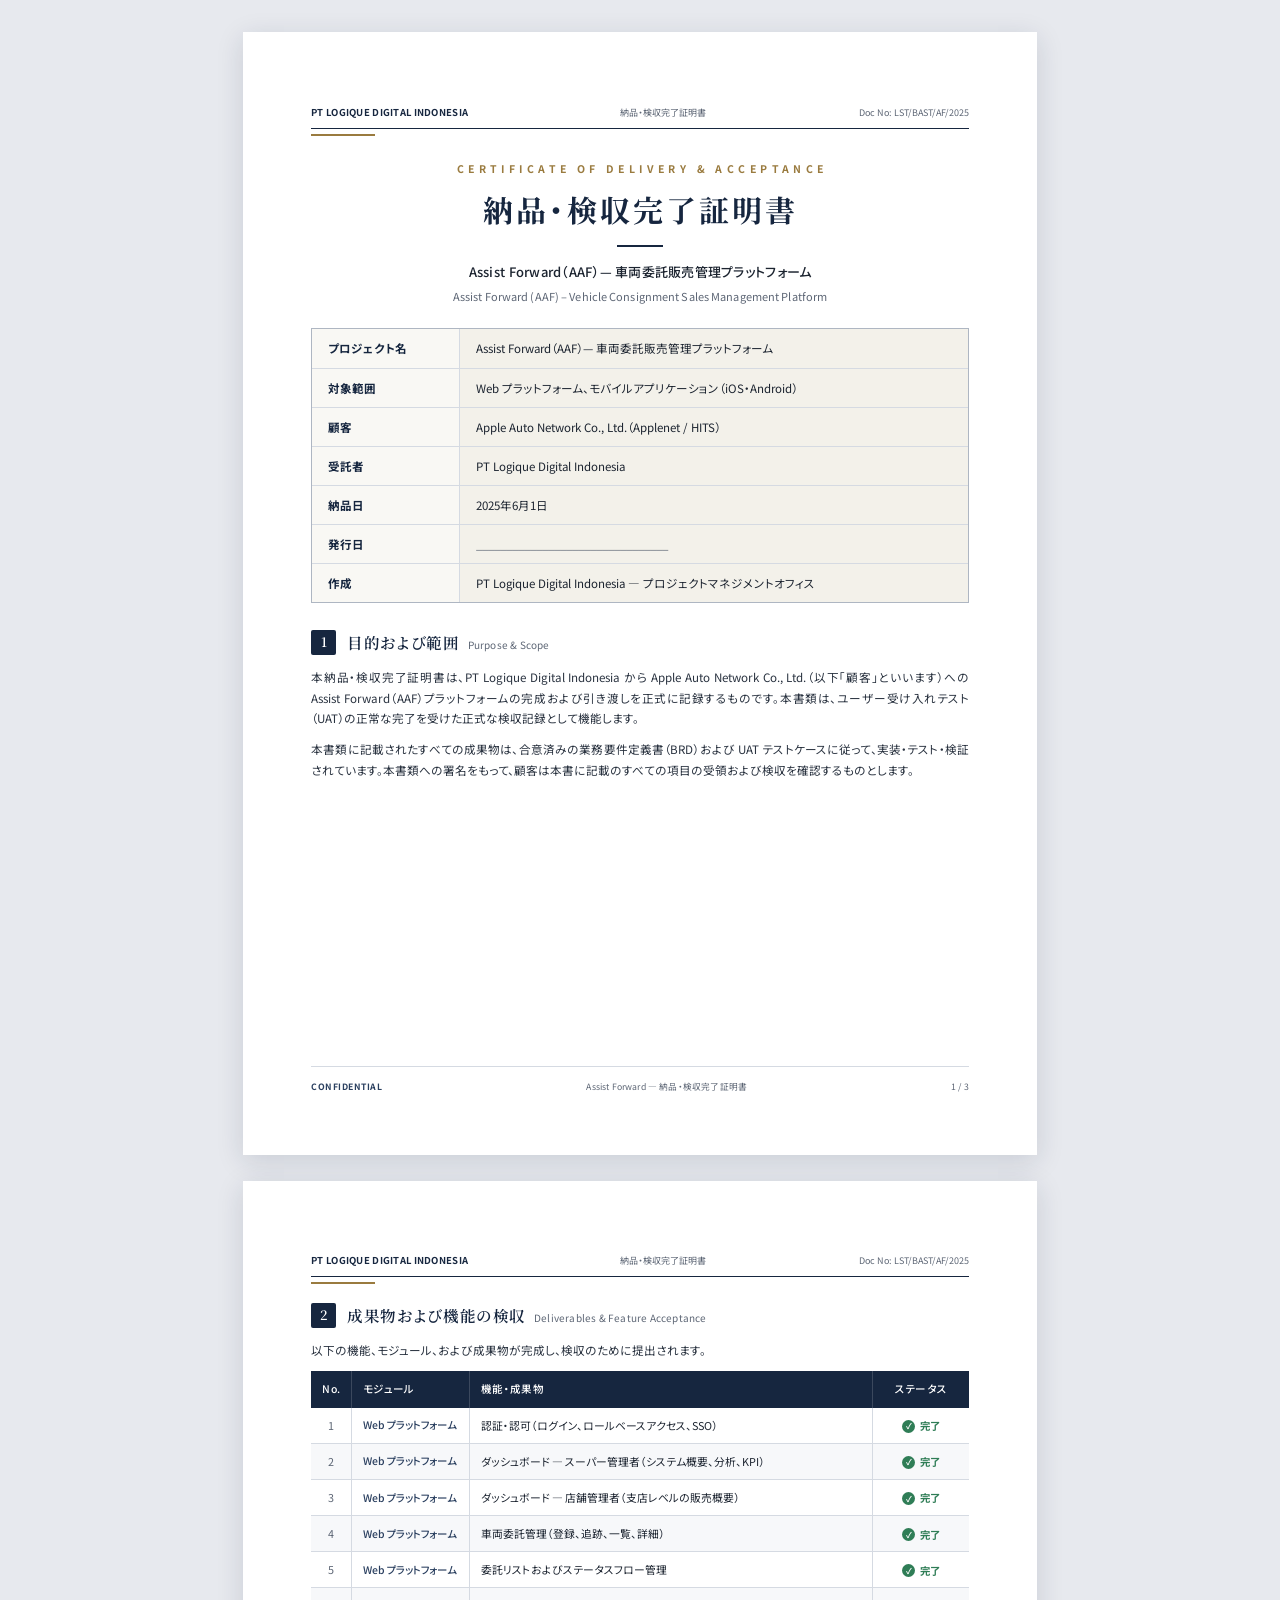
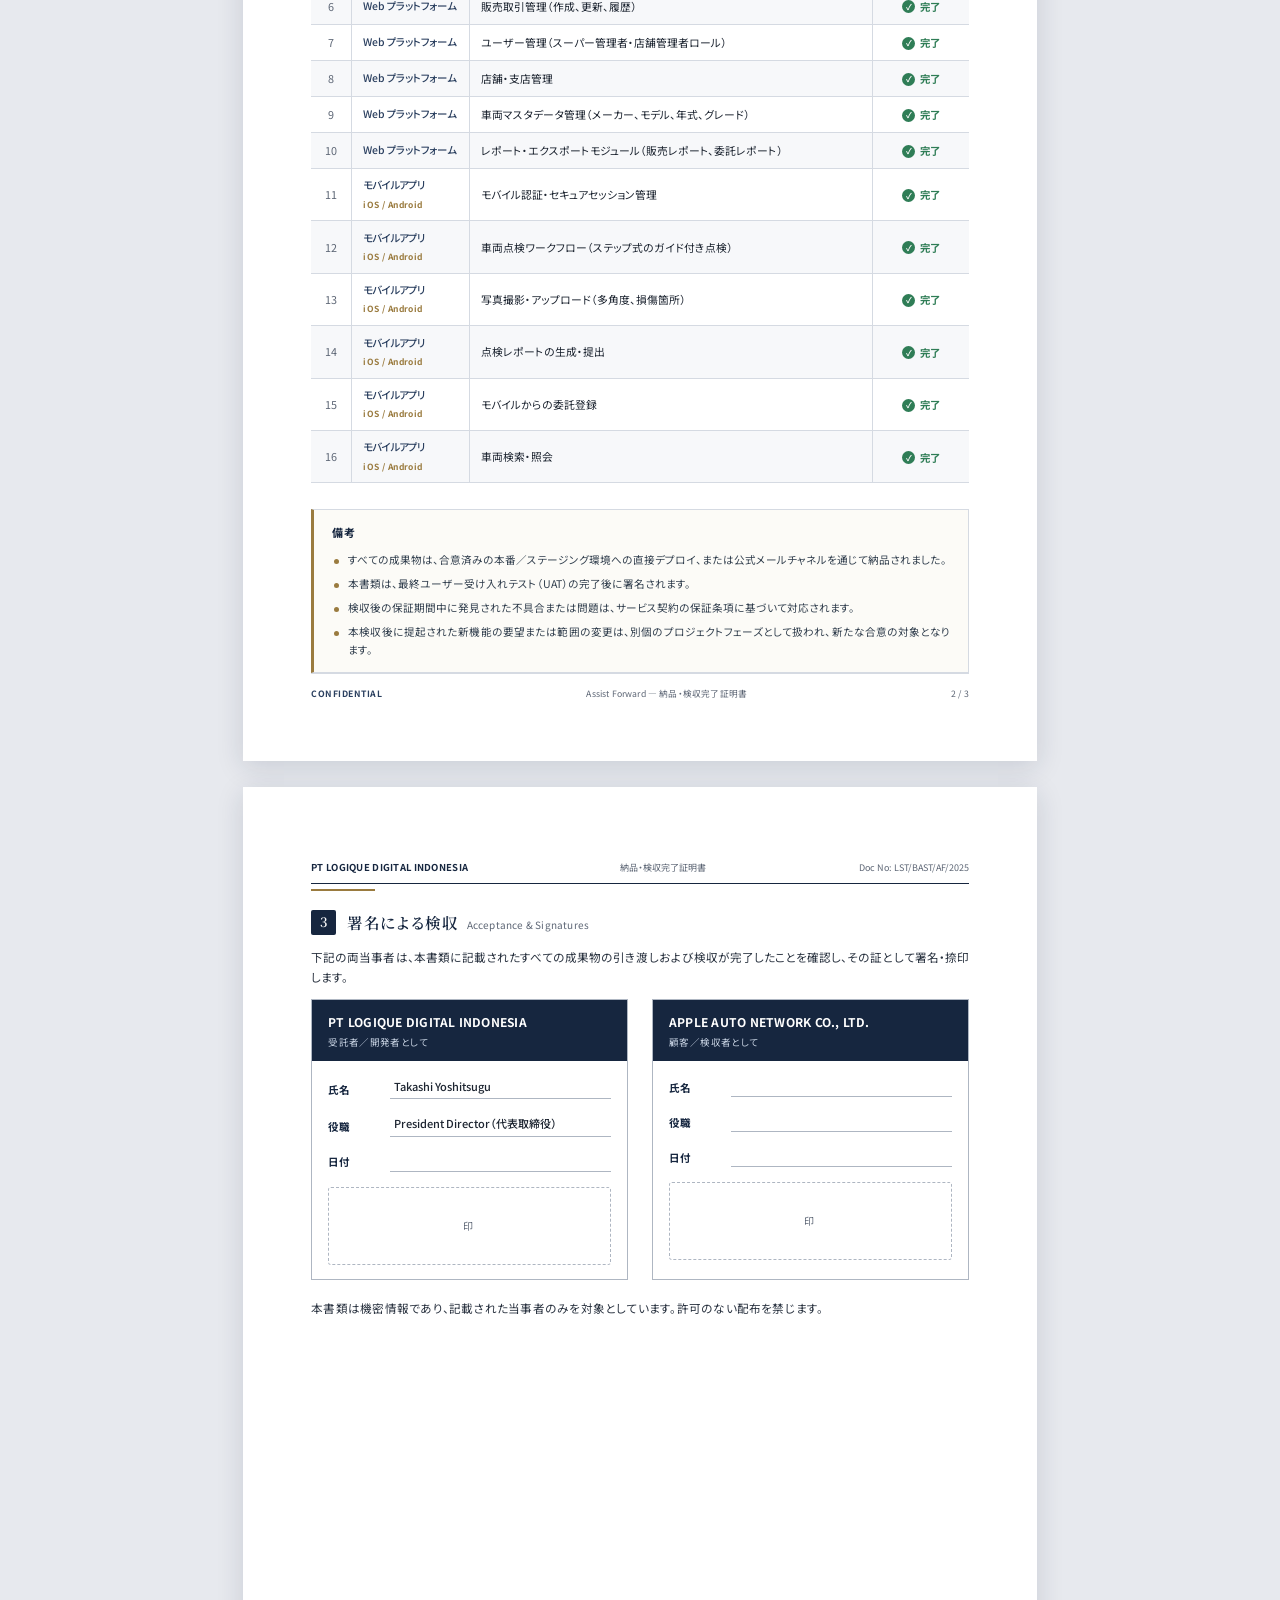
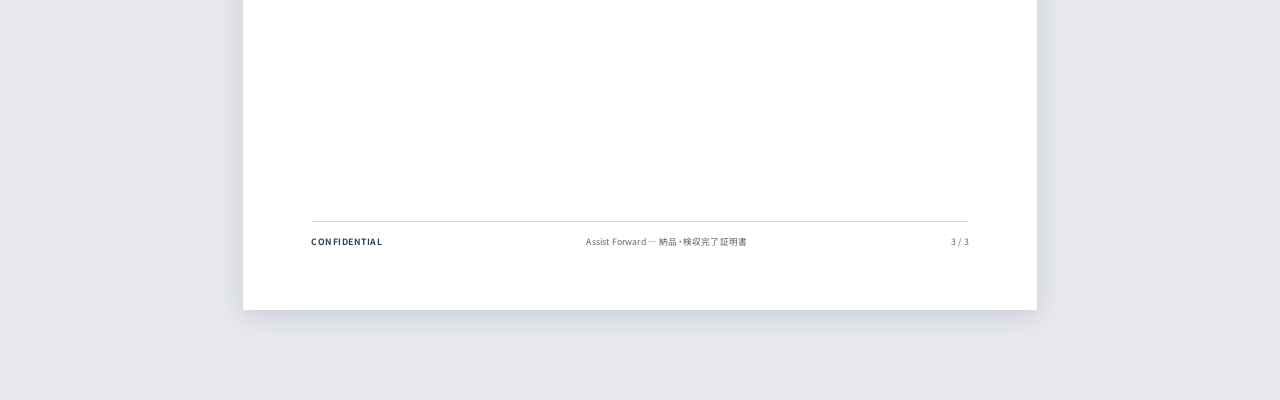
<file: project/納品・検収完了証明書 (BAST)-print.html>
<!DOCTYPE html>
<html lang="ja">
<head>
<meta charset="UTF-8">
<meta name="viewport" content="width=device-width, initial-scale=1.0">
<title>納品・検収完了証明書 — Assist Forward (AAF)</title>
<link rel="preconnect" href="https://fonts.googleapis.com">
<link rel="preconnect" href="https://fonts.gstatic.com" crossorigin>
<link href="https://fonts.googleapis.com/css2?family=Noto+Sans+JP:wght@400;500;700&family=Noto+Serif+JP:wght@500;600;700&display=swap" rel="stylesheet">
<style>
  :root{
    --ink:#1c2430;
    --muted:#5d6675;
    --line:#d5dae2;
    --line-strong:#aeb6c2;
    --navy:#16263f;
    --navy-soft:#2a3f5f;
    --accent:#9a7b3f;       /* muted gold — official seal feel */
    --ok:#2f7d56;
    --band:#f3f1ea;         /* warm parchment for info band */
    --zebra:#f7f8fa;
    --page-bg:#e7e9ee;
  }
  *{box-sizing:border-box;margin:0;padding:0;}
  html,body{background:var(--page-bg);}
  body{
    font-family:"Noto Sans JP",sans-serif;
    color:var(--ink);
    line-height:1.75;
    -webkit-font-smoothing:antialiased;
    padding:32px 0 64px;
    font-feature-settings:"palt" 1;
  }

  .sheet{
    width:210mm;
    min-height:297mm;
    background:#fff;
    margin:0 auto 26px;
    padding:19mm 18mm 16mm;
    position:relative;
    box-shadow:0 6px 26px rgba(20,38,63,.14);
    display:flex;
    flex-direction:column;
  }

  /* ---------- running header ---------- */
  .runhead{
    display:flex;
    justify-content:space-between;
    align-items:baseline;
    gap:14px;
    padding-bottom:7px;
    border-bottom:1.5px solid var(--navy);
    margin-bottom:5px;
    white-space:nowrap;
  }
  .runhead .org{font-weight:700;font-size:9.5px;letter-spacing:.03em;color:var(--navy);}
  .runhead .mid{font-size:9px;color:var(--muted);}
  .runhead .doc{font-size:9px;color:var(--muted);font-variant-numeric:tabular-nums;}
  .runline{height:2px;background:var(--accent);width:64px;margin-bottom:18px;}

  /* ---------- title block ---------- */
  .titlewrap{text-align:center;margin:6px 0 22px;}
  .kicker{
    font-size:10.5px;letter-spacing:.42em;color:var(--accent);
    font-weight:700;text-indent:.42em;margin-bottom:12px;
  }
  .doctitle{
    font-family:"Noto Serif JP",serif;font-weight:700;
    font-size:30px;letter-spacing:.10em;color:var(--navy);line-height:1.3;
  }
  .titlerule{
    width:46px;height:2.5px;background:var(--navy);margin:16px auto 14px;
  }
  .subtitle{
    font-size:13px;color:var(--ink);font-weight:500;letter-spacing:.02em;
  }
  .subtitle .en{display:block;font-size:11px;color:var(--muted);font-weight:400;margin-top:3px;letter-spacing:.01em;}

  /* ---------- info grid ---------- */
  .infobox{
    border:1px solid var(--line-strong);
    margin-bottom:26px;
    background:var(--band);
  }
  .inforow{
    display:grid;grid-template-columns:148px 1fr;
    border-bottom:1px solid var(--line);
  }
  .inforow:last-child{border-bottom:none;}
  .inforow .k{
    padding:9px 16px;font-size:11.5px;font-weight:700;color:var(--navy);
    border-right:1px solid var(--line);background:rgba(255,255,255,.45);
    display:flex;align-items:center;
  }
  .inforow .v{
    padding:9px 16px;font-size:11.5px;color:var(--ink);display:flex;align-items:center;
  }
  .inforow .v.blank{color:var(--muted);}

  /* ---------- sections ---------- */
  .section{margin-bottom:22px;}
  .sec-head{
    display:flex;align-items:center;gap:11px;margin-bottom:11px;
  }
  .sec-num{
    flex:none;width:25px;height:25px;border-radius:2px;background:var(--navy);
    color:#fff;font-family:"Noto Serif JP",serif;font-weight:600;font-size:13px;
    display:flex;align-items:center;justify-content:center;
  }
  .sec-title{
    font-family:"Noto Serif JP",serif;font-weight:600;font-size:15.5px;
    color:var(--navy);letter-spacing:.04em;
  }
  .sec-title .en{font-size:10px;color:var(--muted);font-weight:400;font-family:"Noto Sans JP",sans-serif;margin-left:8px;letter-spacing:.02em;}
  .section p{font-size:11.6px;color:#2a3340;margin-bottom:11px;text-align:justify;}
  .section p:last-child{margin-bottom:0;}

  /* ---------- deliverables table ---------- */
  table.deliv{
    width:100%;border-collapse:collapse;font-size:10.8px;
  }
  table.deliv thead th{
    background:var(--navy);color:#fff;font-weight:500;letter-spacing:.03em;
    padding:9px 11px;text-align:left;font-size:10.5px;border-right:1px solid rgba(255,255,255,.16);
  }
  table.deliv thead th:last-child{border-right:none;}
  table.deliv th.c-no{width:34px;text-align:center;}
  table.deliv th.c-mod{width:118px;}
  table.deliv th.c-st{width:96px;text-align:center;}
  table.deliv tbody td{
    padding:7.5px 11px;border-bottom:1px solid var(--line);vertical-align:middle;
    border-right:1px solid var(--line);
  }
  table.deliv tbody td:last-child{border-right:none;}
  table.deliv tbody tr:nth-child(even){background:var(--zebra);}
  td.c-no{text-align:center;color:var(--muted);font-variant-numeric:tabular-nums;}
  td.c-mod{font-weight:500;color:var(--navy-soft);font-size:10.4px;}
  td.c-st{text-align:center;white-space:nowrap;}
  .badge{
    display:inline-flex;align-items:center;gap:5px;
    color:var(--ok);font-weight:700;font-size:10.4px;
  }
  .badge .tick{
    width:13px;height:13px;border-radius:50%;background:var(--ok);color:#fff;
    display:inline-flex;align-items:center;justify-content:center;font-size:8px;line-height:1;
  }
  .group-tag{
    display:inline-block;font-size:8.5px;font-weight:700;letter-spacing:.05em;
    color:var(--accent);
  }

  /* ---------- notes ---------- */
  .notes{
    border:1px solid var(--line);border-left:3px solid var(--accent);
    background:#fcfbf7;padding:13px 18px 13px;margin-top:4px;
  }
  .notes .nh{font-size:11px;font-weight:700;color:var(--navy);margin-bottom:8px;letter-spacing:.04em;}
  .notes ul{list-style:none;}
  .notes li{
    font-size:10.6px;color:#33404f;padding-left:16px;position:relative;margin-bottom:6px;line-height:1.7;text-align:justify;
  }
  .notes li:last-child{margin-bottom:0;}
  .notes li::before{
    content:"";position:absolute;left:2px;top:8px;width:5px;height:5px;
    border-radius:50%;background:var(--accent);
  }

  /* ---------- signatures ---------- */
  .sign-intro{font-size:11.4px;color:#2a3340;margin-bottom:20px;text-align:justify;}
  .sign-grid{display:grid;grid-template-columns:1fr 1fr;gap:24px;}
  .sign-card{border:1px solid var(--line-strong);}
  .sign-card .party{
    background:var(--navy);color:#fff;padding:11px 16px;
  }
  .sign-card .party .nm{font-weight:700;font-size:12px;letter-spacing:.02em;}
  .sign-card .party .role{font-size:9.5px;color:#c7d2e2;margin-top:2px;letter-spacing:.04em;}
  .sign-card .body{padding:16px 16px 14px;}
  .sign-field{display:grid;grid-template-columns:62px 1fr;align-items:end;margin-bottom:15px;}
  .sign-field .lab{font-size:10.5px;font-weight:700;color:var(--navy);}
  .sign-field .ln{border-bottom:1px solid var(--line-strong);min-height:20px;font-size:11px;color:var(--ink);padding:0 4px 2px;}
  .sign-field .ln.filled{font-weight:500;}
  .stamp{
    margin-top:6px;display:flex;align-items:center;justify-content:center;
    height:78px;border:1px dashed var(--line-strong);border-radius:3px;color:var(--muted);
    font-size:10px;letter-spacing:.3em;
  }

  /* ---------- footer ---------- */
  .sheet-foot{
    margin-top:auto;padding-top:12px;border-top:1px solid var(--line);
    display:flex;justify-content:space-between;align-items:center;
    font-size:8.7px;color:var(--muted);letter-spacing:.02em;
  }
  .sheet-foot .conf{font-weight:700;color:var(--navy-soft);letter-spacing:.06em;}
  .confidential-note{font-size:9px;color:var(--muted);font-style:normal;margin-top:18px;text-align:center;letter-spacing:.02em;}

  .spacer{flex:1 1 auto;}

  @media screen and (max-width:740px){
    .sheet{width:100%;padding:24px 18px;}
    body{padding:14px 0 40px;}
  }

  @media print{
    html,body{background:#fff;padding:0;}
    .sheet{
      width:auto;min-height:0;margin:0;box-shadow:none;
      padding:16mm 16mm 12mm;
      page-break-after:always;
    }
    .sheet:last-child{page-break-after:auto;}
    @page{size:A4;margin:0;}
  }
</style>
</head>
<body>

<!-- ============ PAGE 1 ============ -->
<section class="sheet" data-screen-label="Page 1">
  <header class="runhead">
    <span class="org">PT LOGIQUE DIGITAL INDONESIA</span>
    <span class="mid">納品・検収完了証明書</span>
    <span class="doc">Doc No: LST/BAST/AF/2025</span>
  </header>
  <div class="runline"></div>

  <div class="titlewrap">
    <div class="kicker">CERTIFICATE OF DELIVERY &amp; ACCEPTANCE</div>
    <h1 class="doctitle">納品・検収完了証明書</h1>
    <div class="titlerule"></div>
    <div class="subtitle">
      Assist Forward（AAF）— 車両委託販売管理プラットフォーム
      <span class="en">Assist Forward (AAF) – Vehicle Consignment Sales Management Platform</span>
    </div>
  </div>

  <div class="infobox">
    <div class="inforow"><div class="k">プロジェクト名</div><div class="v">Assist Forward（AAF）— 車両委託販売管理プラットフォーム</div></div>
    <div class="inforow"><div class="k">対象範囲</div><div class="v">Web プラットフォーム、モバイルアプリケーション（iOS・Android）</div></div>
    <div class="inforow"><div class="k">顧客</div><div class="v">Apple Auto Network Co., Ltd.（Applenet / HITS）</div></div>
    <div class="inforow"><div class="k">受託者</div><div class="v">PT Logique Digital Indonesia</div></div>
    <div class="inforow"><div class="k">納品日</div><div class="v">2025年6月1日</div></div>
    <div class="inforow"><div class="k">発行日</div><div class="v blank">________________________________</div></div>
    <div class="inforow"><div class="k">作成</div><div class="v">PT Logique Digital Indonesia — プロジェクトマネジメントオフィス</div></div>
  </div>

  <div class="section">
    <div class="sec-head">
      <span class="sec-num">1</span>
      <span class="sec-title">目的および範囲<span class="en">Purpose &amp; Scope</span></span>
    </div>
    <p>本納品・検収完了証明書は、PT Logique Digital Indonesia から Apple Auto Network Co., Ltd.（以下「顧客」といいます）への Assist Forward（AAF）プラットフォームの完成および引き渡しを正式に記録するものです。本書類は、ユーザー受け入れテスト（UAT）の正常な完了を受けた正式な検収記録として機能します。</p>
    <p>本書類に記載されたすべての成果物は、合意済みの業務要件定義書（BRD）および UAT テストケースに従って、実装・テスト・検証されています。本書類への署名をもって、顧客は本書に記載のすべての項目の受領および検収を確認するものとします。</p>
  </div>

  <div class="spacer"></div>

  <footer class="sheet-foot">
    <span class="conf">CONFIDENTIAL</span>
    <span>Assist Forward — 納品・検収完了証明書</span>
    <span>1 / 3</span>
  </footer>
</section>

<!-- ============ PAGE 2 ============ -->
<section class="sheet" data-screen-label="Page 2">
  <header class="runhead">
    <span class="org">PT LOGIQUE DIGITAL INDONESIA</span>
    <span class="mid">納品・検収完了証明書</span>
    <span class="doc">Doc No: LST/BAST/AF/2025</span>
  </header>
  <div class="runline"></div>

  <div class="section">
    <div class="sec-head">
      <span class="sec-num">2</span>
      <span class="sec-title">成果物および機能の検収<span class="en">Deliverables &amp; Feature Acceptance</span></span>
    </div>
    <p>以下の機能、モジュール、および成果物が完成し、検収のために提出されます。</p>

    <table class="deliv">
      <thead>
        <tr>
          <th class="c-no">No.</th>
          <th class="c-mod">モジュール</th>
          <th>機能・成果物</th>
          <th class="c-st">ステータス</th>
        </tr>
      </thead>
      <tbody>
        <tr><td class="c-no">1</td><td class="c-mod">Web プラットフォーム</td><td>認証・認可（ログイン、ロールベースアクセス、SSO）</td><td class="c-st"><span class="badge"><span class="tick">✓</span>完了</span></td></tr>
        <tr><td class="c-no">2</td><td class="c-mod">Web プラットフォーム</td><td>ダッシュボード — スーパー管理者（システム概要、分析、KPI）</td><td class="c-st"><span class="badge"><span class="tick">✓</span>完了</span></td></tr>
        <tr><td class="c-no">3</td><td class="c-mod">Web プラットフォーム</td><td>ダッシュボード — 店舗管理者（支店レベルの販売概要）</td><td class="c-st"><span class="badge"><span class="tick">✓</span>完了</span></td></tr>
        <tr><td class="c-no">4</td><td class="c-mod">Web プラットフォーム</td><td>車両委託管理（登録、追跡、一覧、詳細）</td><td class="c-st"><span class="badge"><span class="tick">✓</span>完了</span></td></tr>
        <tr><td class="c-no">5</td><td class="c-mod">Web プラットフォーム</td><td>委託リストおよびステータスフロー管理</td><td class="c-st"><span class="badge"><span class="tick">✓</span>完了</span></td></tr>
        <tr><td class="c-no">6</td><td class="c-mod">Web プラットフォーム</td><td>販売取引管理（作成、更新、履歴）</td><td class="c-st"><span class="badge"><span class="tick">✓</span>完了</span></td></tr>
        <tr><td class="c-no">7</td><td class="c-mod">Web プラットフォーム</td><td>ユーザー管理（スーパー管理者・店舗管理者ロール）</td><td class="c-st"><span class="badge"><span class="tick">✓</span>完了</span></td></tr>
        <tr><td class="c-no">8</td><td class="c-mod">Web プラットフォーム</td><td>店舗・支店管理</td><td class="c-st"><span class="badge"><span class="tick">✓</span>完了</span></td></tr>
        <tr><td class="c-no">9</td><td class="c-mod">Web プラットフォーム</td><td>車両マスタデータ管理（メーカー、モデル、年式、グレード）</td><td class="c-st"><span class="badge"><span class="tick">✓</span>完了</span></td></tr>
        <tr><td class="c-no">10</td><td class="c-mod">Web プラットフォーム</td><td>レポート・エクスポートモジュール（販売レポート、委託レポート）</td><td class="c-st"><span class="badge"><span class="tick">✓</span>完了</span></td></tr>
        <tr><td class="c-no">11</td><td class="c-mod">モバイルアプリ<br><span class="group-tag">iOS / Android</span></td><td>モバイル認証・セキュアセッション管理</td><td class="c-st"><span class="badge"><span class="tick">✓</span>完了</span></td></tr>
        <tr><td class="c-no">12</td><td class="c-mod">モバイルアプリ<br><span class="group-tag">iOS / Android</span></td><td>車両点検ワークフロー（ステップ式のガイド付き点検）</td><td class="c-st"><span class="badge"><span class="tick">✓</span>完了</span></td></tr>
        <tr><td class="c-no">13</td><td class="c-mod">モバイルアプリ<br><span class="group-tag">iOS / Android</span></td><td>写真撮影・アップロード（多角度、損傷箇所）</td><td class="c-st"><span class="badge"><span class="tick">✓</span>完了</span></td></tr>
        <tr><td class="c-no">14</td><td class="c-mod">モバイルアプリ<br><span class="group-tag">iOS / Android</span></td><td>点検レポートの生成・提出</td><td class="c-st"><span class="badge"><span class="tick">✓</span>完了</span></td></tr>
        <tr><td class="c-no">15</td><td class="c-mod">モバイルアプリ<br><span class="group-tag">iOS / Android</span></td><td>モバイルからの委託登録</td><td class="c-st"><span class="badge"><span class="tick">✓</span>完了</span></td></tr>
        <tr><td class="c-no">16</td><td class="c-mod">モバイルアプリ<br><span class="group-tag">iOS / Android</span></td><td>車両検索・照会</td><td class="c-st"><span class="badge"><span class="tick">✓</span>完了</span></td></tr>
      </tbody>
    </table>
  </div>

  <div class="notes">
    <div class="nh">備考</div>
    <ul>
      <li>すべての成果物は、合意済みの本番／ステージング環境への直接デプロイ、または公式メールチャネルを通じて納品されました。</li>
      <li>本書類は、最終ユーザー受け入れテスト（UAT）の完了後に署名されます。</li>
      <li>検収後の保証期間中に発見された不具合または問題は、サービス契約の保証条項に基づいて対応されます。</li>
      <li>本検収後に提起された新機能の要望または範囲の変更は、別個のプロジェクトフェーズとして扱われ、新たな合意の対象となります。</li>
    </ul>
  </div>

  <div class="spacer"></div>

  <footer class="sheet-foot">
    <span class="conf">CONFIDENTIAL</span>
    <span>Assist Forward — 納品・検収完了証明書</span>
    <span>2 / 3</span>
  </footer>
</section>

<!-- ============ PAGE 3 ============ -->
<section class="sheet" data-screen-label="Page 3">
  <header class="runhead">
    <span class="org">PT LOGIQUE DIGITAL INDONESIA</span>
    <span class="mid">納品・検収完了証明書</span>
    <span class="doc">Doc No: LST/BAST/AF/2025</span>
  </header>
  <div class="runline"></div>

  <div class="section">
    <div class="sec-head">
      <span class="sec-num">3</span>
      <span class="sec-title">署名による検収<span class="en">Acceptance &amp; Signatures</span></span>
    </div>
    <p class="sign-intro">下記の両当事者は、本書類に記載されたすべての成果物の引き渡しおよび検収が完了したことを確認し、その証として署名・捺印します。</p>

    <div class="sign-grid">
      <div class="sign-card">
        <div class="party">
          <div class="nm">PT LOGIQUE DIGITAL INDONESIA</div>
          <div class="role">受託者／開発者として</div>
        </div>
        <div class="body">
          <div class="sign-field"><span class="lab">氏名</span><span class="ln filled">Takashi Yoshitsugu</span></div>
          <div class="sign-field"><span class="lab">役職</span><span class="ln filled">President Director（代表取締役）</span></div>
          <div class="sign-field"><span class="lab">日付</span><span class="ln"></span></div>
          <div class="stamp">印</div>
        </div>
      </div>

      <div class="sign-card">
        <div class="party">
          <div class="nm">APPLE AUTO NETWORK CO., LTD.</div>
          <div class="role">顧客／検収者として</div>
        </div>
        <div class="body">
          <div class="sign-field"><span class="lab">氏名</span><span class="ln"></span></div>
          <div class="sign-field"><span class="lab">役職</span><span class="ln"></span></div>
          <div class="sign-field"><span class="lab">日付</span><span class="ln"></span></div>
          <div class="stamp">印</div>
        </div>
      </div>
    </div>

    <p class="confidential-note">本書類は機密情報であり、記載された当事者のみを対象としています。許可のない配布を禁じます。</p>
  </div>

  <div class="spacer"></div>

  <footer class="sheet-foot">
    <span class="conf">CONFIDENTIAL</span>
    <span>Assist Forward — 納品・検収完了証明書</span>
    <span>3 / 3</span>
  </footer>
</section>

<script>
(async () => {
  // Prepend so page-supplied @page / break rules (deck-stage's margin:0,
  // author CSS) keep source-order precedence over the baseline.
  const baseCss = document.createElement('style');
  baseCss.textContent = "@media print {\n  @page { margin: 0.5cm; }\n  html, body { print-color-adjust: exact; -webkit-print-color-adjust: exact; }\n  section, article, figure, table { break-inside: avoid; }\n  *, *::before, *::after {\n    animation-delay: -99s !important; animation-duration: .001s !important;\n    animation-iteration-count: 1 !important; animation-fill-mode: both !important;\n    animation-play-state: running !important; transition-duration: 0s !important;\n  }\n}";
  document.head.prepend(baseCss);
  if (document.readyState === 'loading') {
    await new Promise((r) => document.addEventListener('DOMContentLoaded', r, { once: true }));
  }
  let ds = document.querySelector('deck-stage');
  // whenDefined never resolves when nothing registers the element, so only
  // await it when a <deck-stage> tag exists (and race a timeout regardless).
  if (ds && !customElements.get('deck-stage')) {
    try {
      await Promise.race([
        customElements.whenDefined('deck-stage'),
        new Promise((r) => setTimeout(r, 3000)),
      ]);
    } catch (e) {}
    ds = document.querySelector('deck-stage');
  }
  // dc-runtime assigns window.DCLogic at init and mounts into #dc-root on
  // DOMContentLoaded; settle on that subtree so React has rendered before
  // print(). Non-DC pages fall through to weighing body.
  const isDc = !ds && 'DCLogic' in window;
  const settleRoot = ds || (isDc ? document.getElementById('dc-root') : null) || document.body;
  if (settleRoot) {
    // Weigh only content children — skip script/style/template so inline
    // Babel/CSS doesn't register as stable "content" before the framework
    // has mounted anything.
    const MEDIA = 'img,svg,canvas,video,picture,iframe,embed,object';
    const weigh = () => {
      let text = 0, media = 0;
      for (const c of settleRoot.children) {
        const t = c.tagName;
        if (t === 'SCRIPT' || t === 'STYLE' || t === 'TEMPLATE') continue;
        text += (c.textContent || '').trim().length;
        media += c.querySelectorAll(MEDIA).length + (c.matches(MEDIA) ? 1 : 0);
      }
      return text + media * 100;
    };
    // "Non-zero and stable" alone is not sufficient to mean rendered: generic
    // body can carry a static shell while async main content is pending, and
    // #dc-root can carry the root DC's static text while child refs are still
    // .sc-placeholder boxes. Gate generic on readyState 'complete', and never
    // accept stability while a dc-runtime placeholder is present.
    const isGeneric = settleRoot === document.body;
    const deadline = Date.now() + 15000;
    let last = -1, stable = 0;
    while (Date.now() < deadline) {
      const n = weigh();
      const ready =
        (!isGeneric || document.readyState === 'complete') &&
        !settleRoot.querySelector('.sc-placeholder');
      if (n > 0 && n === last && ready) { if (++stable >= 2) break; } else { stable = 0; }
      last = n;
      await new Promise((r) => setTimeout(r, 250));
    }
  }
  try { await document.fonts.ready; } catch (e) {}
  // Jump every animation to its end state so print() never captures a slide
  // mid-entrance. Ordering matters: the 0s-transition style must be live
  // BEFORE data-deck-active is set so attribute-keyed transitions don't
  // start a (now-0s) run from the pre-active base.
  const st = document.createElement('style');
  st.textContent = '*,*::before,*::after{animation-delay:-99s !important;animation-duration:.001s !important;animation-iteration-count:1 !important;animation-fill-mode:both !important;animation-play-state:running !important;transition-duration:0s !important}';
  document.head.appendChild(st);
  for (const d of document.querySelectorAll('deck-stage')) {
    for (const c of d.children) {
      const t = c.tagName;
      if (t === 'SCRIPT' || t === 'STYLE' || t === 'TEMPLATE') continue;
      c.setAttribute('data-deck-active', '');
    }
  }
  try {
    const sweep = () => {
      for (const a of document.getAnimations()) {
        try { a.finish(); } catch (e) {
          try { a.currentTime = (a.effect && a.effect.getComputedTiming().duration) || 0; a.pause(); } catch (e2) {}
        }
      }
    };
    sweep();
    await new Promise((r) => requestAnimationFrame(r));
    sweep();
    await new Promise((r) => requestAnimationFrame(r));
  } catch (e) {}
  setTimeout(() => { try { window.print(); } catch (e) {} }, 200);
})();
</script>
</body>
</html>
</file>
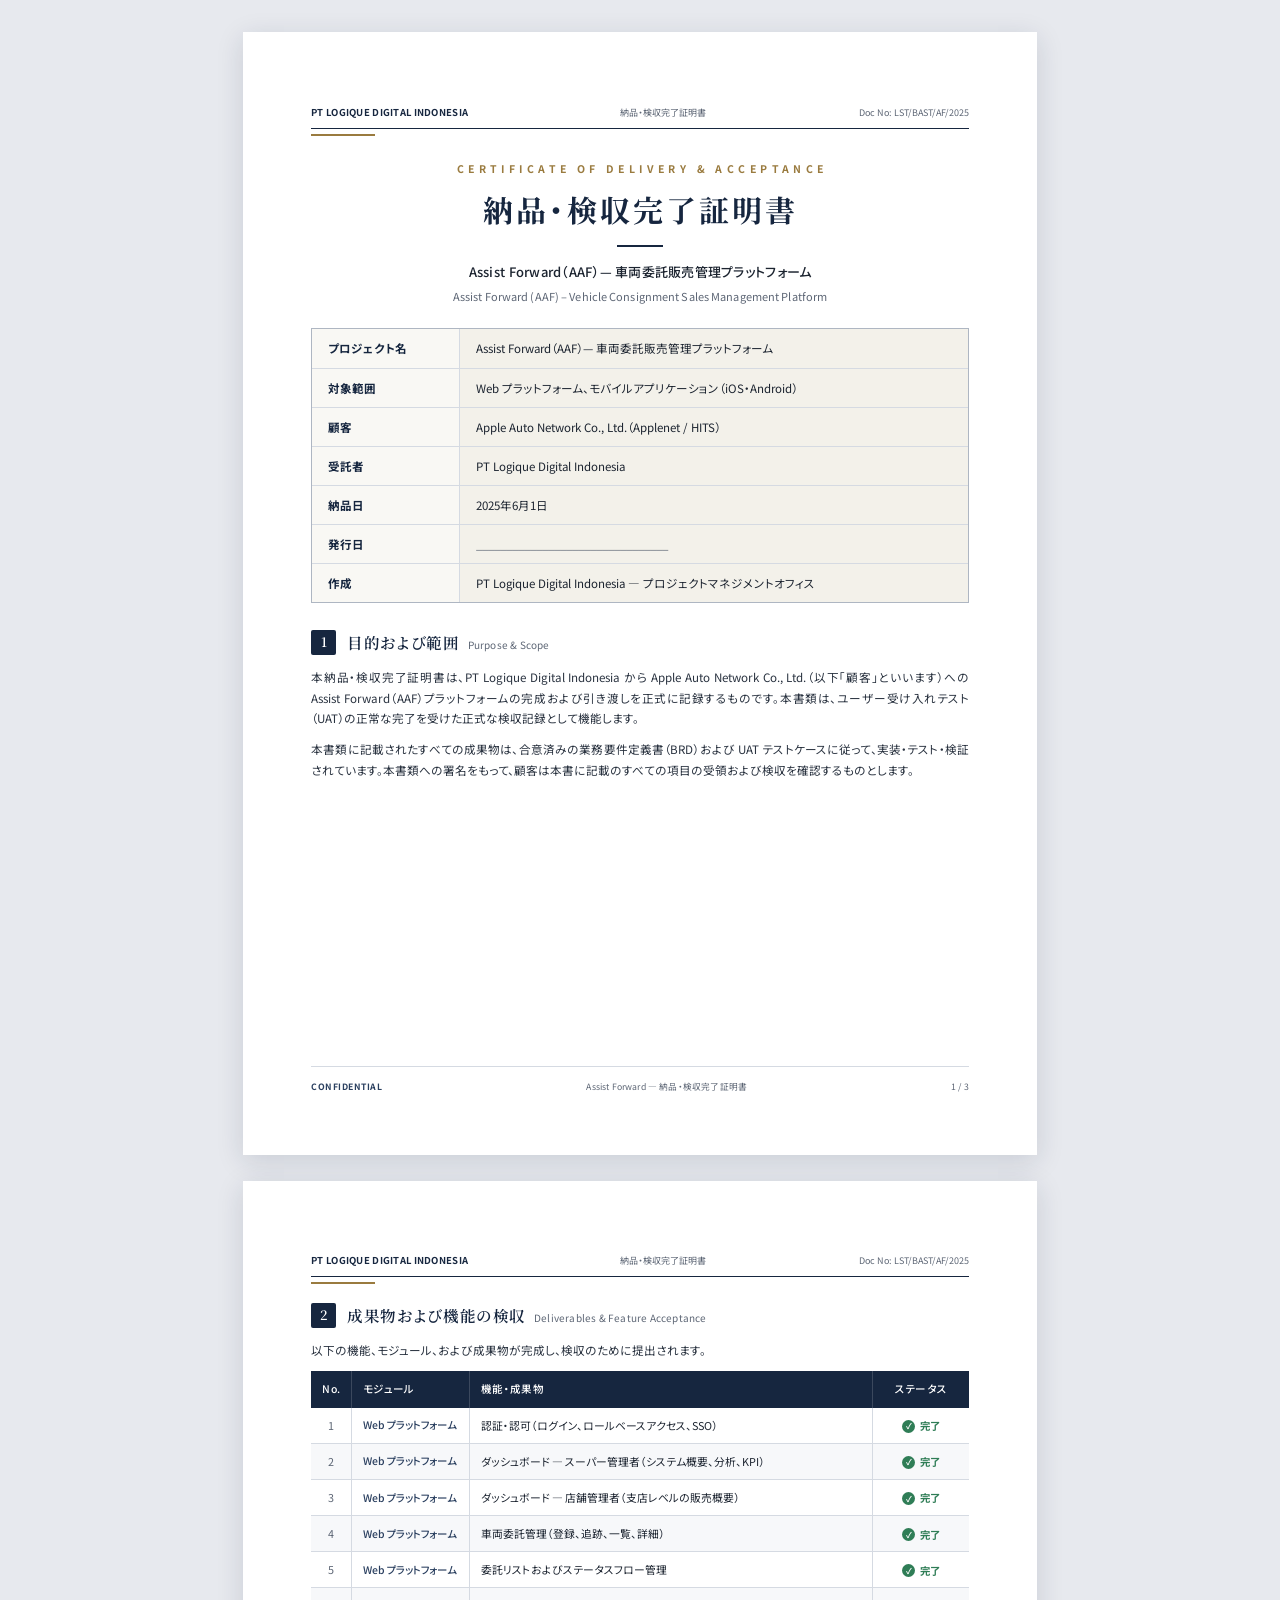
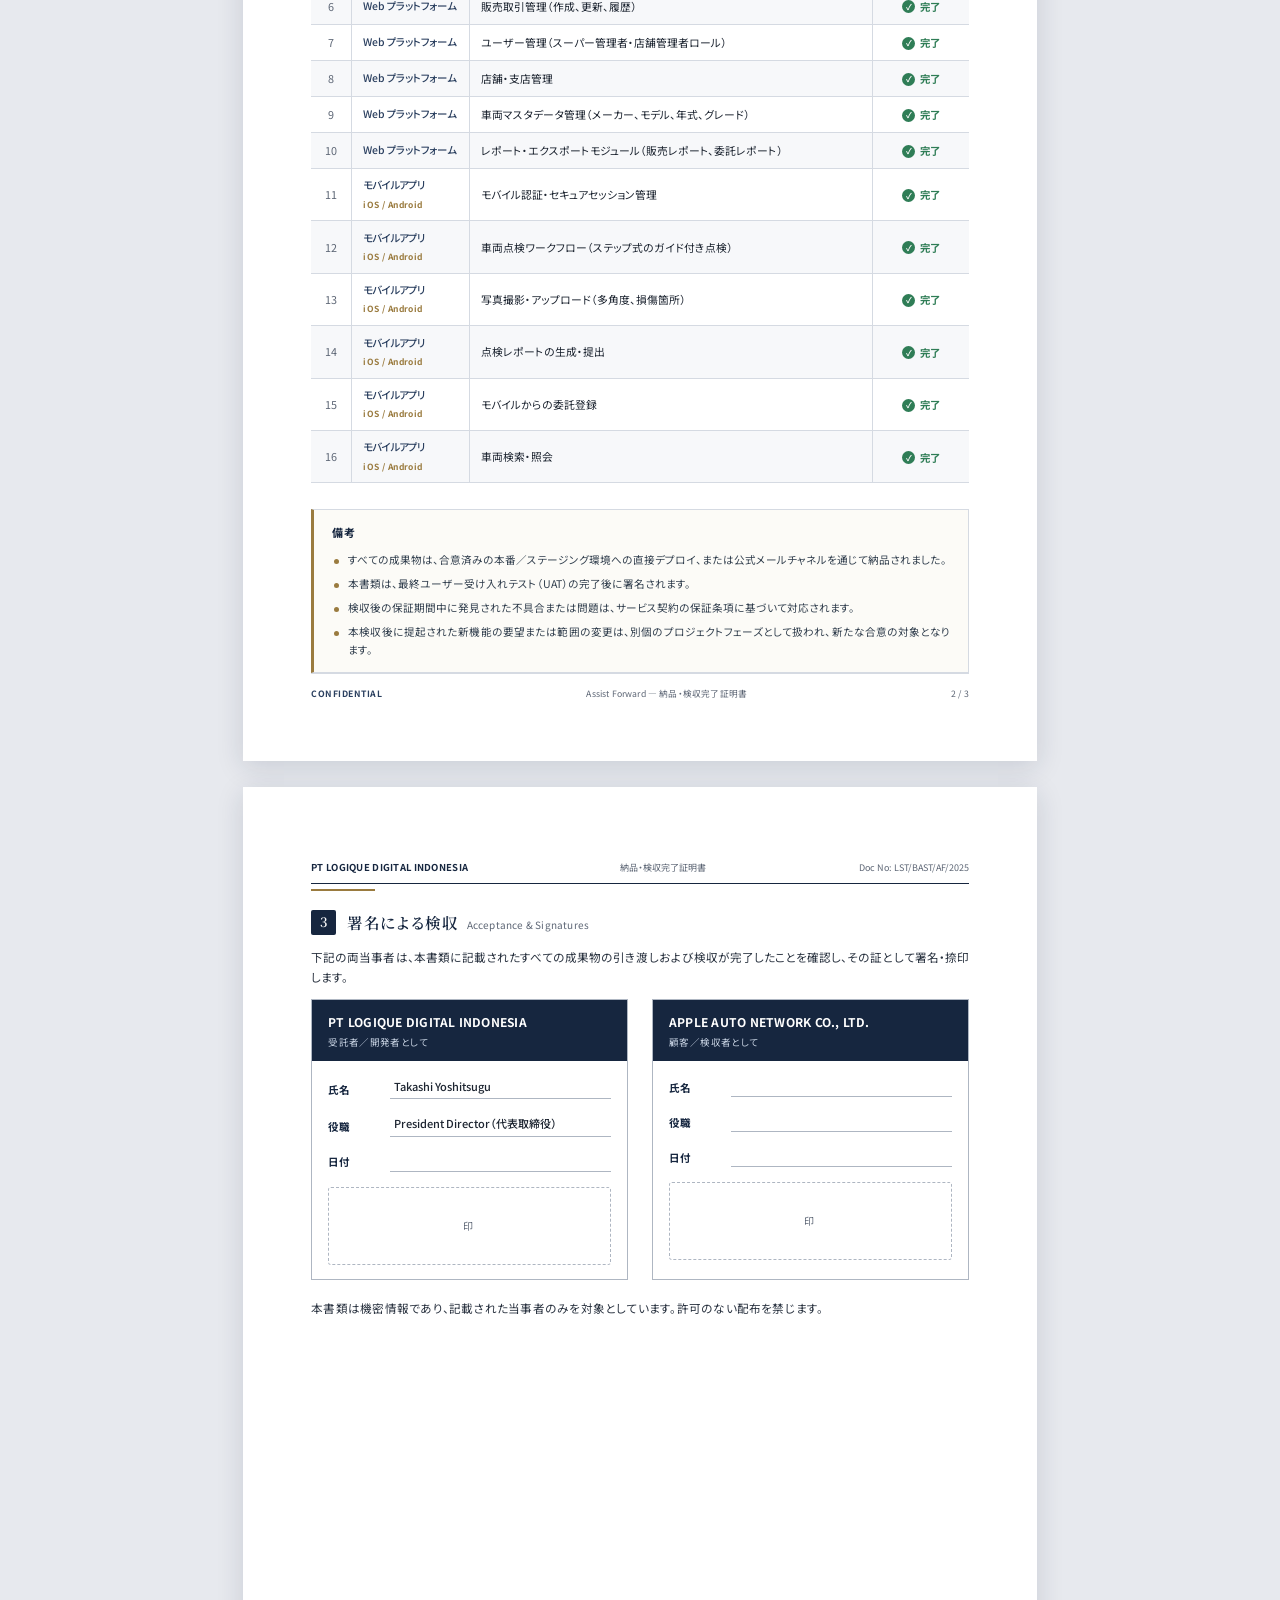
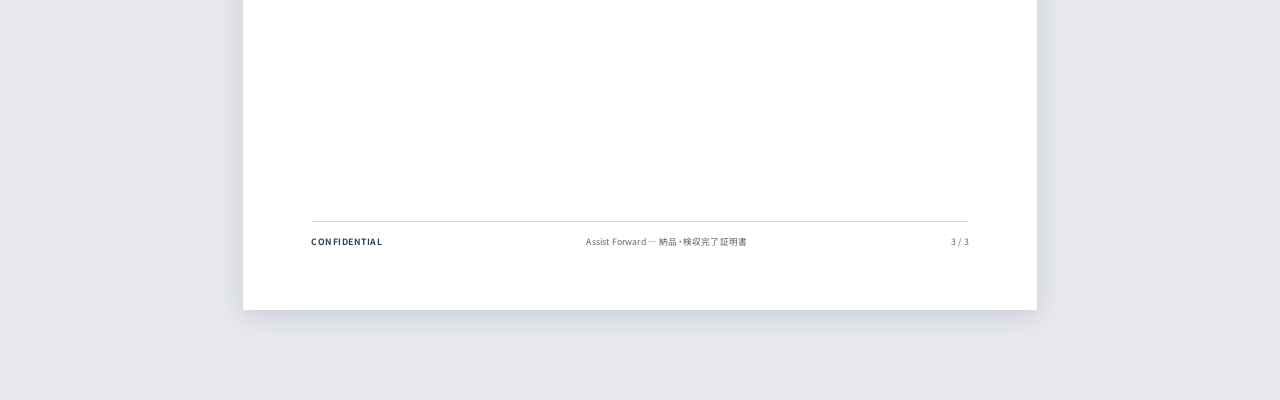
<file: project/納品・検収完了証明書 (BAST).html>
<!DOCTYPE html>
<html lang="ja">
<head>
<meta charset="UTF-8">
<meta name="viewport" content="width=device-width, initial-scale=1.0">
<title>納品・検収完了証明書 — Assist Forward (AAF)</title>
<link rel="preconnect" href="https://fonts.googleapis.com">
<link rel="preconnect" href="https://fonts.gstatic.com" crossorigin>
<link href="https://fonts.googleapis.com/css2?family=Noto+Sans+JP:wght@400;500;700&family=Noto+Serif+JP:wght@500;600;700&display=swap" rel="stylesheet">
<style>
  :root{
    --ink:#1c2430;
    --muted:#5d6675;
    --line:#d5dae2;
    --line-strong:#aeb6c2;
    --navy:#16263f;
    --navy-soft:#2a3f5f;
    --accent:#9a7b3f;       /* muted gold — official seal feel */
    --ok:#2f7d56;
    --band:#f3f1ea;         /* warm parchment for info band */
    --zebra:#f7f8fa;
    --page-bg:#e7e9ee;
  }
  *{box-sizing:border-box;margin:0;padding:0;}
  html,body{background:var(--page-bg);}
  body{
    font-family:"Noto Sans JP",sans-serif;
    color:var(--ink);
    line-height:1.75;
    -webkit-font-smoothing:antialiased;
    padding:32px 0 64px;
    font-feature-settings:"palt" 1;
  }

  .sheet{
    width:210mm;
    min-height:297mm;
    background:#fff;
    margin:0 auto 26px;
    padding:19mm 18mm 16mm;
    position:relative;
    box-shadow:0 6px 26px rgba(20,38,63,.14);
    display:flex;
    flex-direction:column;
  }

  /* ---------- running header ---------- */
  .runhead{
    display:flex;
    justify-content:space-between;
    align-items:baseline;
    gap:14px;
    padding-bottom:7px;
    border-bottom:1.5px solid var(--navy);
    margin-bottom:5px;
    white-space:nowrap;
  }
  .runhead .org{font-weight:700;font-size:9.5px;letter-spacing:.03em;color:var(--navy);}
  .runhead .mid{font-size:9px;color:var(--muted);}
  .runhead .doc{font-size:9px;color:var(--muted);font-variant-numeric:tabular-nums;}
  .runline{height:2px;background:var(--accent);width:64px;margin-bottom:18px;}

  /* ---------- title block ---------- */
  .titlewrap{text-align:center;margin:6px 0 22px;}
  .kicker{
    font-size:10.5px;letter-spacing:.42em;color:var(--accent);
    font-weight:700;text-indent:.42em;margin-bottom:12px;
  }
  .doctitle{
    font-family:"Noto Serif JP",serif;font-weight:700;
    font-size:30px;letter-spacing:.10em;color:var(--navy);line-height:1.3;
  }
  .titlerule{
    width:46px;height:2.5px;background:var(--navy);margin:16px auto 14px;
  }
  .subtitle{
    font-size:13px;color:var(--ink);font-weight:500;letter-spacing:.02em;
  }
  .subtitle .en{display:block;font-size:11px;color:var(--muted);font-weight:400;margin-top:3px;letter-spacing:.01em;}

  /* ---------- info grid ---------- */
  .infobox{
    border:1px solid var(--line-strong);
    margin-bottom:26px;
    background:var(--band);
  }
  .inforow{
    display:grid;grid-template-columns:148px 1fr;
    border-bottom:1px solid var(--line);
  }
  .inforow:last-child{border-bottom:none;}
  .inforow .k{
    padding:9px 16px;font-size:11.5px;font-weight:700;color:var(--navy);
    border-right:1px solid var(--line);background:rgba(255,255,255,.45);
    display:flex;align-items:center;
  }
  .inforow .v{
    padding:9px 16px;font-size:11.5px;color:var(--ink);display:flex;align-items:center;
  }
  .inforow .v.blank{color:var(--muted);}

  /* ---------- sections ---------- */
  .section{margin-bottom:22px;}
  .sec-head{
    display:flex;align-items:center;gap:11px;margin-bottom:11px;
  }
  .sec-num{
    flex:none;width:25px;height:25px;border-radius:2px;background:var(--navy);
    color:#fff;font-family:"Noto Serif JP",serif;font-weight:600;font-size:13px;
    display:flex;align-items:center;justify-content:center;
  }
  .sec-title{
    font-family:"Noto Serif JP",serif;font-weight:600;font-size:15.5px;
    color:var(--navy);letter-spacing:.04em;
  }
  .sec-title .en{font-size:10px;color:var(--muted);font-weight:400;font-family:"Noto Sans JP",sans-serif;margin-left:8px;letter-spacing:.02em;}
  .section p{font-size:11.6px;color:#2a3340;margin-bottom:11px;text-align:justify;}
  .section p:last-child{margin-bottom:0;}

  /* ---------- deliverables table ---------- */
  table.deliv{
    width:100%;border-collapse:collapse;font-size:10.8px;
  }
  table.deliv thead th{
    background:var(--navy);color:#fff;font-weight:500;letter-spacing:.03em;
    padding:9px 11px;text-align:left;font-size:10.5px;border-right:1px solid rgba(255,255,255,.16);
  }
  table.deliv thead th:last-child{border-right:none;}
  table.deliv th.c-no{width:34px;text-align:center;}
  table.deliv th.c-mod{width:118px;}
  table.deliv th.c-st{width:96px;text-align:center;}
  table.deliv tbody td{
    padding:7.5px 11px;border-bottom:1px solid var(--line);vertical-align:middle;
    border-right:1px solid var(--line);
  }
  table.deliv tbody td:last-child{border-right:none;}
  table.deliv tbody tr:nth-child(even){background:var(--zebra);}
  td.c-no{text-align:center;color:var(--muted);font-variant-numeric:tabular-nums;}
  td.c-mod{font-weight:500;color:var(--navy-soft);font-size:10.4px;}
  td.c-st{text-align:center;white-space:nowrap;}
  .badge{
    display:inline-flex;align-items:center;gap:5px;
    color:var(--ok);font-weight:700;font-size:10.4px;
  }
  .badge .tick{
    width:13px;height:13px;border-radius:50%;background:var(--ok);color:#fff;
    display:inline-flex;align-items:center;justify-content:center;font-size:8px;line-height:1;
  }
  .group-tag{
    display:inline-block;font-size:8.5px;font-weight:700;letter-spacing:.05em;
    color:var(--accent);
  }

  /* ---------- notes ---------- */
  .notes{
    border:1px solid var(--line);border-left:3px solid var(--accent);
    background:#fcfbf7;padding:13px 18px 13px;margin-top:4px;
  }
  .notes .nh{font-size:11px;font-weight:700;color:var(--navy);margin-bottom:8px;letter-spacing:.04em;}
  .notes ul{list-style:none;}
  .notes li{
    font-size:10.6px;color:#33404f;padding-left:16px;position:relative;margin-bottom:6px;line-height:1.7;text-align:justify;
  }
  .notes li:last-child{margin-bottom:0;}
  .notes li::before{
    content:"";position:absolute;left:2px;top:8px;width:5px;height:5px;
    border-radius:50%;background:var(--accent);
  }

  /* ---------- signatures ---------- */
  .sign-intro{font-size:11.4px;color:#2a3340;margin-bottom:20px;text-align:justify;}
  .sign-grid{display:grid;grid-template-columns:1fr 1fr;gap:24px;}
  .sign-card{border:1px solid var(--line-strong);}
  .sign-card .party{
    background:var(--navy);color:#fff;padding:11px 16px;
  }
  .sign-card .party .nm{font-weight:700;font-size:12px;letter-spacing:.02em;}
  .sign-card .party .role{font-size:9.5px;color:#c7d2e2;margin-top:2px;letter-spacing:.04em;}
  .sign-card .body{padding:16px 16px 14px;}
  .sign-field{display:grid;grid-template-columns:62px 1fr;align-items:end;margin-bottom:15px;}
  .sign-field .lab{font-size:10.5px;font-weight:700;color:var(--navy);}
  .sign-field .ln{border-bottom:1px solid var(--line-strong);min-height:20px;font-size:11px;color:var(--ink);padding:0 4px 2px;}
  .sign-field .ln.filled{font-weight:500;}
  .stamp{
    margin-top:6px;display:flex;align-items:center;justify-content:center;
    height:78px;border:1px dashed var(--line-strong);border-radius:3px;color:var(--muted);
    font-size:10px;letter-spacing:.3em;
  }

  /* ---------- footer ---------- */
  .sheet-foot{
    margin-top:auto;padding-top:12px;border-top:1px solid var(--line);
    display:flex;justify-content:space-between;align-items:center;
    font-size:8.7px;color:var(--muted);letter-spacing:.02em;
  }
  .sheet-foot .conf{font-weight:700;color:var(--navy-soft);letter-spacing:.06em;}
  .confidential-note{font-size:9px;color:var(--muted);font-style:normal;margin-top:18px;text-align:center;letter-spacing:.02em;}

  .spacer{flex:1 1 auto;}

  @media screen and (max-width:740px){
    .sheet{width:100%;padding:24px 18px;}
    body{padding:14px 0 40px;}
  }

  @media print{
    html,body{background:#fff;padding:0;}
    .sheet{
      width:auto;min-height:0;margin:0;box-shadow:none;
      padding:16mm 16mm 12mm;
      page-break-after:always;
    }
    .sheet:last-child{page-break-after:auto;}
    @page{size:A4;margin:0;}
  }
</style>
</head>
<body>

<!-- ============ PAGE 1 ============ -->
<section class="sheet" data-screen-label="Page 1">
  <header class="runhead">
    <span class="org">PT LOGIQUE DIGITAL INDONESIA</span>
    <span class="mid">納品・検収完了証明書</span>
    <span class="doc">Doc No: LST/BAST/AF/2025</span>
  </header>
  <div class="runline"></div>

  <div class="titlewrap">
    <div class="kicker">CERTIFICATE OF DELIVERY &amp; ACCEPTANCE</div>
    <h1 class="doctitle">納品・検収完了証明書</h1>
    <div class="titlerule"></div>
    <div class="subtitle">
      Assist Forward（AAF）— 車両委託販売管理プラットフォーム
      <span class="en">Assist Forward (AAF) – Vehicle Consignment Sales Management Platform</span>
    </div>
  </div>

  <div class="infobox">
    <div class="inforow"><div class="k">プロジェクト名</div><div class="v">Assist Forward（AAF）— 車両委託販売管理プラットフォーム</div></div>
    <div class="inforow"><div class="k">対象範囲</div><div class="v">Web プラットフォーム、モバイルアプリケーション（iOS・Android）</div></div>
    <div class="inforow"><div class="k">顧客</div><div class="v">Apple Auto Network Co., Ltd.（Applenet / HITS）</div></div>
    <div class="inforow"><div class="k">受託者</div><div class="v">PT Logique Digital Indonesia</div></div>
    <div class="inforow"><div class="k">納品日</div><div class="v">2025年6月1日</div></div>
    <div class="inforow"><div class="k">発行日</div><div class="v blank">________________________________</div></div>
    <div class="inforow"><div class="k">作成</div><div class="v">PT Logique Digital Indonesia — プロジェクトマネジメントオフィス</div></div>
  </div>

  <div class="section">
    <div class="sec-head">
      <span class="sec-num">1</span>
      <span class="sec-title">目的および範囲<span class="en">Purpose &amp; Scope</span></span>
    </div>
    <p>本納品・検収完了証明書は、PT Logique Digital Indonesia から Apple Auto Network Co., Ltd.（以下「顧客」といいます）への Assist Forward（AAF）プラットフォームの完成および引き渡しを正式に記録するものです。本書類は、ユーザー受け入れテスト（UAT）の正常な完了を受けた正式な検収記録として機能します。</p>
    <p>本書類に記載されたすべての成果物は、合意済みの業務要件定義書（BRD）および UAT テストケースに従って、実装・テスト・検証されています。本書類への署名をもって、顧客は本書に記載のすべての項目の受領および検収を確認するものとします。</p>
  </div>

  <div class="spacer"></div>

  <footer class="sheet-foot">
    <span class="conf">CONFIDENTIAL</span>
    <span>Assist Forward — 納品・検収完了証明書</span>
    <span>1 / 3</span>
  </footer>
</section>

<!-- ============ PAGE 2 ============ -->
<section class="sheet" data-screen-label="Page 2">
  <header class="runhead">
    <span class="org">PT LOGIQUE DIGITAL INDONESIA</span>
    <span class="mid">納品・検収完了証明書</span>
    <span class="doc">Doc No: LST/BAST/AF/2025</span>
  </header>
  <div class="runline"></div>

  <div class="section">
    <div class="sec-head">
      <span class="sec-num">2</span>
      <span class="sec-title">成果物および機能の検収<span class="en">Deliverables &amp; Feature Acceptance</span></span>
    </div>
    <p>以下の機能、モジュール、および成果物が完成し、検収のために提出されます。</p>

    <table class="deliv">
      <thead>
        <tr>
          <th class="c-no">No.</th>
          <th class="c-mod">モジュール</th>
          <th>機能・成果物</th>
          <th class="c-st">ステータス</th>
        </tr>
      </thead>
      <tbody>
        <tr><td class="c-no">1</td><td class="c-mod">Web プラットフォーム</td><td>認証・認可（ログイン、ロールベースアクセス、SSO）</td><td class="c-st"><span class="badge"><span class="tick">✓</span>完了</span></td></tr>
        <tr><td class="c-no">2</td><td class="c-mod">Web プラットフォーム</td><td>ダッシュボード — スーパー管理者（システム概要、分析、KPI）</td><td class="c-st"><span class="badge"><span class="tick">✓</span>完了</span></td></tr>
        <tr><td class="c-no">3</td><td class="c-mod">Web プラットフォーム</td><td>ダッシュボード — 店舗管理者（支店レベルの販売概要）</td><td class="c-st"><span class="badge"><span class="tick">✓</span>完了</span></td></tr>
        <tr><td class="c-no">4</td><td class="c-mod">Web プラットフォーム</td><td>車両委託管理（登録、追跡、一覧、詳細）</td><td class="c-st"><span class="badge"><span class="tick">✓</span>完了</span></td></tr>
        <tr><td class="c-no">5</td><td class="c-mod">Web プラットフォーム</td><td>委託リストおよびステータスフロー管理</td><td class="c-st"><span class="badge"><span class="tick">✓</span>完了</span></td></tr>
        <tr><td class="c-no">6</td><td class="c-mod">Web プラットフォーム</td><td>販売取引管理（作成、更新、履歴）</td><td class="c-st"><span class="badge"><span class="tick">✓</span>完了</span></td></tr>
        <tr><td class="c-no">7</td><td class="c-mod">Web プラットフォーム</td><td>ユーザー管理（スーパー管理者・店舗管理者ロール）</td><td class="c-st"><span class="badge"><span class="tick">✓</span>完了</span></td></tr>
        <tr><td class="c-no">8</td><td class="c-mod">Web プラットフォーム</td><td>店舗・支店管理</td><td class="c-st"><span class="badge"><span class="tick">✓</span>完了</span></td></tr>
        <tr><td class="c-no">9</td><td class="c-mod">Web プラットフォーム</td><td>車両マスタデータ管理（メーカー、モデル、年式、グレード）</td><td class="c-st"><span class="badge"><span class="tick">✓</span>完了</span></td></tr>
        <tr><td class="c-no">10</td><td class="c-mod">Web プラットフォーム</td><td>レポート・エクスポートモジュール（販売レポート、委託レポート）</td><td class="c-st"><span class="badge"><span class="tick">✓</span>完了</span></td></tr>
        <tr><td class="c-no">11</td><td class="c-mod">モバイルアプリ<br><span class="group-tag">iOS / Android</span></td><td>モバイル認証・セキュアセッション管理</td><td class="c-st"><span class="badge"><span class="tick">✓</span>完了</span></td></tr>
        <tr><td class="c-no">12</td><td class="c-mod">モバイルアプリ<br><span class="group-tag">iOS / Android</span></td><td>車両点検ワークフロー（ステップ式のガイド付き点検）</td><td class="c-st"><span class="badge"><span class="tick">✓</span>完了</span></td></tr>
        <tr><td class="c-no">13</td><td class="c-mod">モバイルアプリ<br><span class="group-tag">iOS / Android</span></td><td>写真撮影・アップロード（多角度、損傷箇所）</td><td class="c-st"><span class="badge"><span class="tick">✓</span>完了</span></td></tr>
        <tr><td class="c-no">14</td><td class="c-mod">モバイルアプリ<br><span class="group-tag">iOS / Android</span></td><td>点検レポートの生成・提出</td><td class="c-st"><span class="badge"><span class="tick">✓</span>完了</span></td></tr>
        <tr><td class="c-no">15</td><td class="c-mod">モバイルアプリ<br><span class="group-tag">iOS / Android</span></td><td>モバイルからの委託登録</td><td class="c-st"><span class="badge"><span class="tick">✓</span>完了</span></td></tr>
        <tr><td class="c-no">16</td><td class="c-mod">モバイルアプリ<br><span class="group-tag">iOS / Android</span></td><td>車両検索・照会</td><td class="c-st"><span class="badge"><span class="tick">✓</span>完了</span></td></tr>
      </tbody>
    </table>
  </div>

  <div class="notes">
    <div class="nh">備考</div>
    <ul>
      <li>すべての成果物は、合意済みの本番／ステージング環境への直接デプロイ、または公式メールチャネルを通じて納品されました。</li>
      <li>本書類は、最終ユーザー受け入れテスト（UAT）の完了後に署名されます。</li>
      <li>検収後の保証期間中に発見された不具合または問題は、サービス契約の保証条項に基づいて対応されます。</li>
      <li>本検収後に提起された新機能の要望または範囲の変更は、別個のプロジェクトフェーズとして扱われ、新たな合意の対象となります。</li>
    </ul>
  </div>

  <div class="spacer"></div>

  <footer class="sheet-foot">
    <span class="conf">CONFIDENTIAL</span>
    <span>Assist Forward — 納品・検収完了証明書</span>
    <span>2 / 3</span>
  </footer>
</section>

<!-- ============ PAGE 3 ============ -->
<section class="sheet" data-screen-label="Page 3">
  <header class="runhead">
    <span class="org">PT LOGIQUE DIGITAL INDONESIA</span>
    <span class="mid">納品・検収完了証明書</span>
    <span class="doc">Doc No: LST/BAST/AF/2025</span>
  </header>
  <div class="runline"></div>

  <div class="section">
    <div class="sec-head">
      <span class="sec-num">3</span>
      <span class="sec-title">署名による検収<span class="en">Acceptance &amp; Signatures</span></span>
    </div>
    <p class="sign-intro">下記の両当事者は、本書類に記載されたすべての成果物の引き渡しおよび検収が完了したことを確認し、その証として署名・捺印します。</p>

    <div class="sign-grid">
      <div class="sign-card">
        <div class="party">
          <div class="nm">PT LOGIQUE DIGITAL INDONESIA</div>
          <div class="role">受託者／開発者として</div>
        </div>
        <div class="body">
          <div class="sign-field"><span class="lab">氏名</span><span class="ln filled">Takashi Yoshitsugu</span></div>
          <div class="sign-field"><span class="lab">役職</span><span class="ln filled">President Director（代表取締役）</span></div>
          <div class="sign-field"><span class="lab">日付</span><span class="ln"></span></div>
          <div class="stamp">印</div>
        </div>
      </div>

      <div class="sign-card">
        <div class="party">
          <div class="nm">APPLE AUTO NETWORK CO., LTD.</div>
          <div class="role">顧客／検収者として</div>
        </div>
        <div class="body">
          <div class="sign-field"><span class="lab">氏名</span><span class="ln"></span></div>
          <div class="sign-field"><span class="lab">役職</span><span class="ln"></span></div>
          <div class="sign-field"><span class="lab">日付</span><span class="ln"></span></div>
          <div class="stamp">印</div>
        </div>
      </div>
    </div>

    <p class="confidential-note">本書類は機密情報であり、記載された当事者のみを対象としています。許可のない配布を禁じます。</p>
  </div>

  <div class="spacer"></div>

  <footer class="sheet-foot">
    <span class="conf">CONFIDENTIAL</span>
    <span>Assist Forward — 納品・検収完了証明書</span>
    <span>3 / 3</span>
  </footer>
</section>

</body>
</html>
</file>
